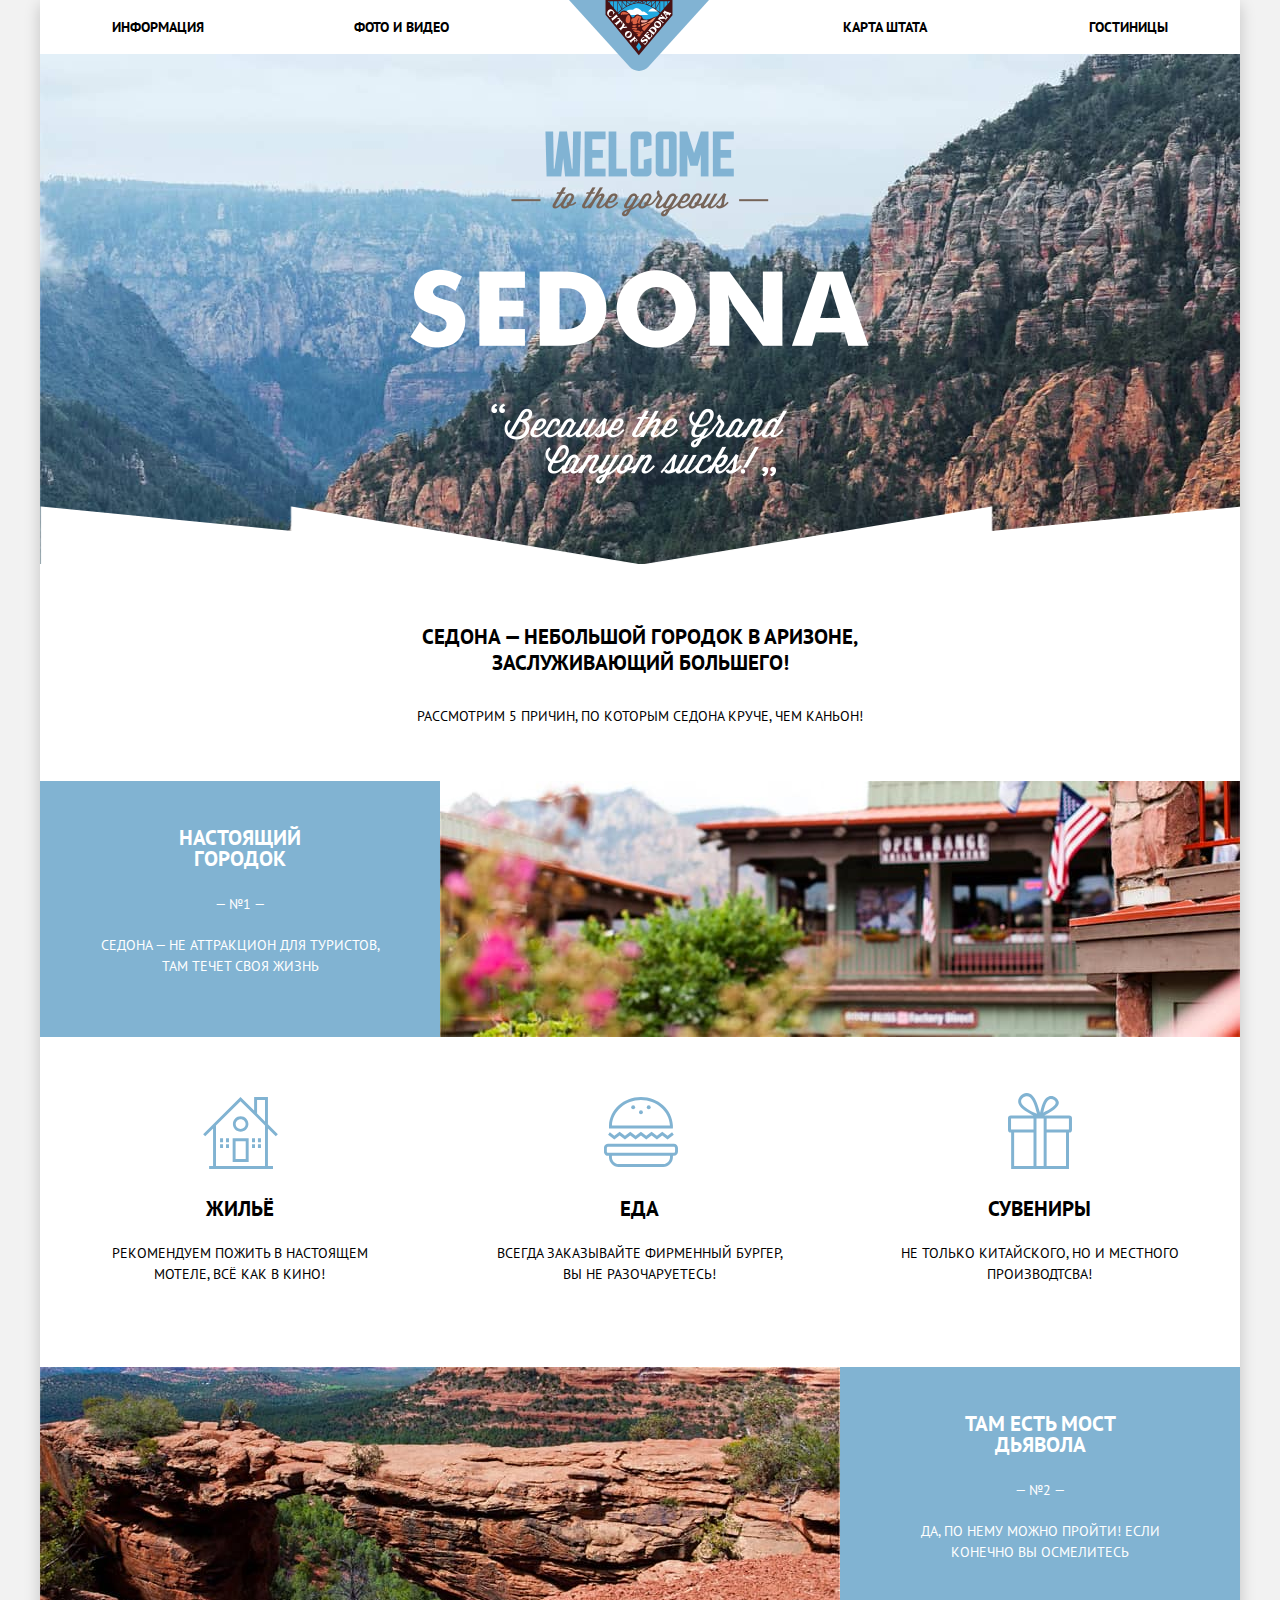
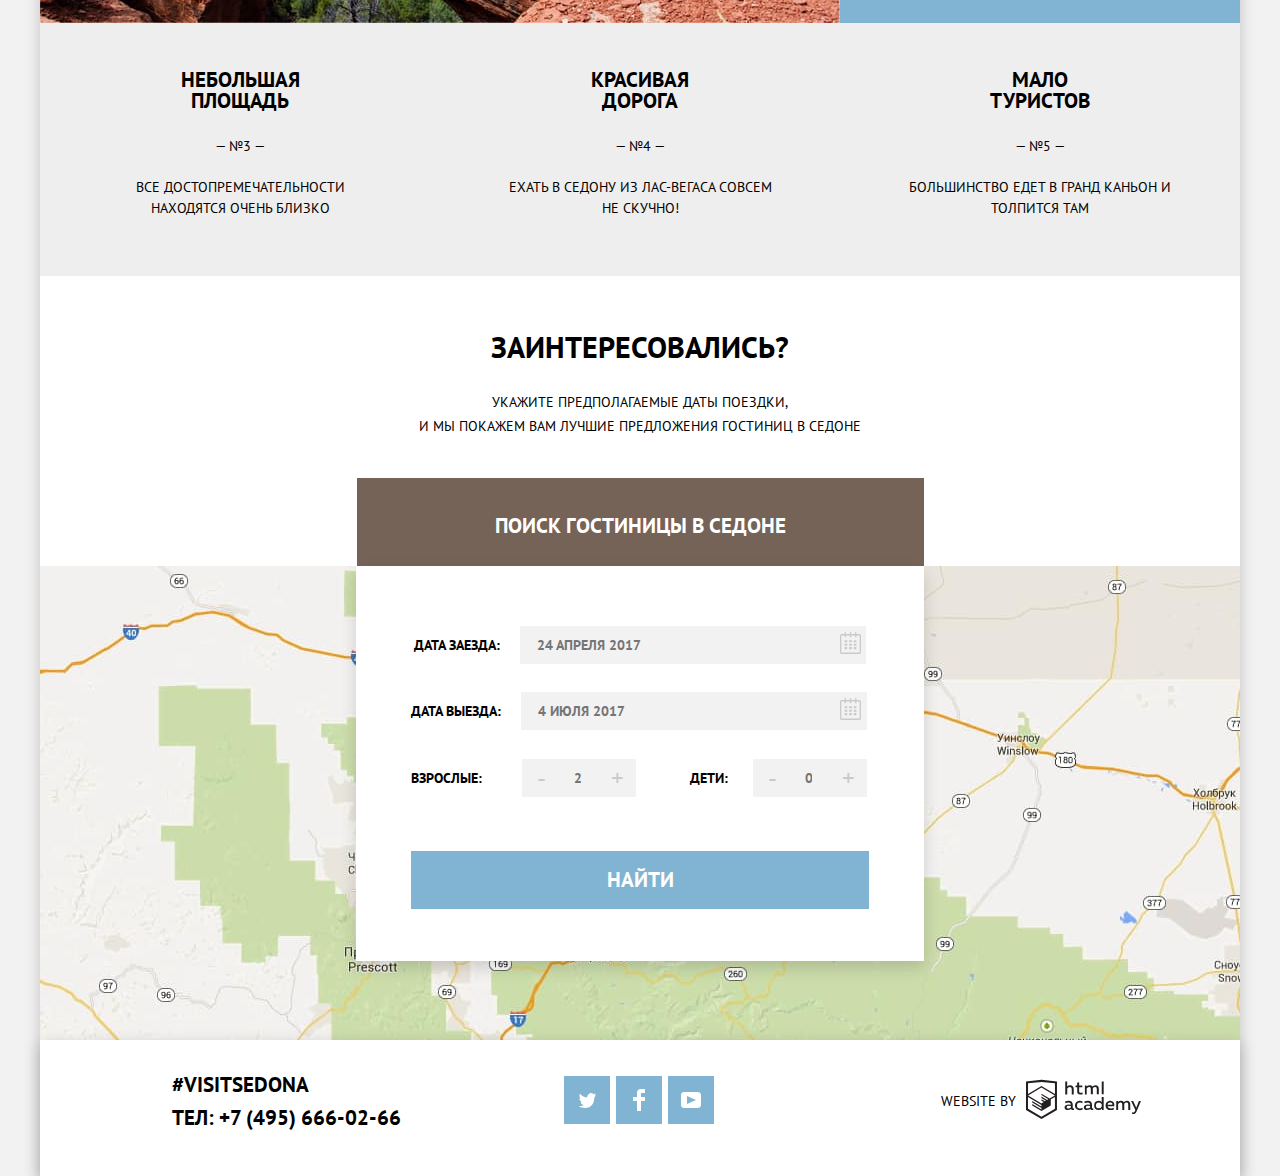
<file: index.html>
<!DOCTYPE html>
<html lang="ru">
  <head>
    <meta charset="utf-8">
    <title>Седона</title>
    <link href="css/normalize.css" rel="stylesheet">
    <link href="https://fonts.googleapis.com/css?family=PT+Sans:400,700&display=swap&subset=cyrillic" rel="stylesheet">
    <link href="css/style.css" rel="stylesheet">    
  </head>
  <body>    
    <div class="page-wrapper">
      <header class="background-main">       
        <nav class="navigation">
          <div class="sedona-logo"> 
            <a href="index.html"> 
              <img src="img/logo-sedona.svg" width="140" height="71" alt="Логотип Седона">
            </a>
          </div>     
          <ul>
            <li class="navigation-item"><a href="info.html">Информация</a></li>
            <li class="navigation-item"><a href="media.html">Фото и видео</a></li>            
            <li class="navigation-item"><a href="map.html">Карта штата</a></li>
            <li class="navigation-item"><a href="hotels.html">Гостиницы</a></li>
          </ul>        
        </nav>   
      
        <div class="welcome-picture"></div>

        <div class="intro-mask"></div>

        <div class="intro-section">
          <p>
            Седона — небольшой городок в Аризоне, заслуживающий большего!
          </p>        
          <span>Рассмотрим 5 причин, по которым Седона круче, чем Каньон!</span>
        </div>        
      </header>

      <main>
        <h1 class="visually-hidden">Сервис для поиска жилья в Седоне</h1>            
        <section class="features">        
          <ul class="features-list">
            <li class="feature-with-image">
              <div class="feature-item">
                <h2>Настоящий городок</h2>       
                <p>— №1 —</p>       
                <p>Седона — не аттракцион для туристов, там течет своя жизнь</p>
              </div>
              <div>
                <img src="img/main-hotel.jpg" width="800" height="256" alt="Изображение отеля">
              </div>
            </li>
            <li class="icons-group">      
              <h3 class="visually-hidden">Преимущества</h3>            
                <div class="icons-item">
                  <div class="house-pict">  
                    <img src="img/house-icon.svg" width="75" height="72" alt="Иконка домика">
                  </div>
                  <div class="icons-description">  
                    <h2>Жильё</h2>                
                    <p>Рекомендуем пожить в настоящем мотеле, всё как в кино!</p>
                  </div>
                </div>
                <div class="icons-item">
                  <div class="burger-pict">
                    <img src="img/burger-icon.svg" width="74" height="70" alt="Иконка бургера">
                  </div>
                  <div class="icons-description">
                    <h2>Еда</h2>
                    <p>Всегда заказывайте фирменный бургер, вы не разочаруетесь!</p>
                  </div>
                </div>
                <div class="icons-item">
                  <div class="souvenir-pict">
                    <img src="img/souvenir-icon.svg" width="64" height="76" alt="Иконка сувенира">
                  </div>
                  <div class="icons-description">
                    <h2>Сувениры</h2>
                    <p>Не только китайского, но и местного производтсва!</p>
                  </div>
                </div>
            </li>  
            <li class="feature-with-image">
              <div>
                <img src="img/mountain-main.jpg" width="800" height="256" alt="Мост Дьявола">
              </div>
              <div class="feature-item">
                <h3>Там есть мост Дьявола</h3>     
                <p>— №2  —</p>         
                <p>Да, по нему можно пройти! Если конечно вы осмелитесь</p>
              </div>
            </li>          
            <li class="feature-item grey-bg">            
              <h2>Небольшая площадь</h2>
              <p>— №3 —</p>
              <p>Все Достопремечательности находятся очень близко</p>            
            </li>
            <li class="feature-item grey-bg">
              <h2>Красивая дорога</h2>
              <p>— №4 —</p>
              <p>Ехать в Седону из Лас-Вегаса совсем не скучно!</p>
            </li>
            <li class="feature-item grey-bg">
              <h2>Мало туристов</h2>
              <p>— №5 —</p>
              <p>Большинство едет в Гранд Каньон и толпится там</p>
            </li>           
          </ul>
       </section>

       <div class="offer">
         <h2>Заинтересовались?</h2>
         <p>Укажите предполагаемые даты поездки,<br>и мы покажем вам лучшие предложения гостиниц в Седоне</p>  
          <button type="button" class="hotels-search-button"><span>Поиск гостиницы в Седоне</span></button>
       </div>     

       <div class="modal-hide modal-show">
          <form action="https://echo.htmlacademy.ru" method="post" class="modal-search-form">
            <p class="date-in-section">
              <label for="date-in">
                Дата Заезда:          
              </label>        
              <input type="text" name="date-in" id="date-in" placeholder=" 24 апреля 2017">
              <button type="button" class="calendar">
                <svg xmlns="http://www.w3.org/2000/svg" width="21" height="22" viewBox="0 0 21 22" fill="#cacaca">
                  <path d="M19.251 2.025h-2.845V.648c0-.381-.294-.689-.656-.689-.363 0-.656.308-.656.689v1.377h-3.938V.648c0-.381-.294-.689-.655-.689-.363 0-.657.308-.657.689v1.377H5.906V.648c0-.381-.294-.689-.656-.689-.363 0-.657.308-.657.689v1.377H1.75C.784 2.025 0 2.847 0 3.862v16.302C0 21.179.784 22 1.75 22h17.501c.966 0 1.749-.821 1.749-1.836V3.862c0-1.015-.783-1.837-1.749-1.837zm.437 18.139a.448.448 0 0 1-.437.459H1.75a.45.45 0 0 1-.438-.459V3.862a.45.45 0 0 1 .438-.459h2.844v1.378c0 .381.294.689.657.689.362 0 .656-.308.656-.689V3.403h3.938v1.378c0 .381.294.689.657.689.361 0 .655-.308.655-.689V3.403h3.938v1.378c0 .381.293.689.656.689.362 0 .656-.308.656-.689V3.403h2.845c.241 0 .437.206.437.459v16.302z"/>
                  <path d="M4.594 8.225h2.625v2.066H4.594zM4.594 11.668h2.625v2.067H4.594zM4.594 15.112h2.625v2.066H4.594zM9.188 15.112h2.625v2.066H9.188zM9.188 11.668h2.625v2.067H9.188zM9.188 8.225h2.625v2.066H9.188zM13.781 15.112h2.625v2.066h-2.625zM13.781 11.668h2.625v2.067h-2.625zM13.781 8.225h2.625v2.066h-2.625z"/>
                </svg>
              </button>                   
           </p>    
           <p class="date-out-section">
              <label for="date-out">
               Дата Выезда:  
              </label>           
              <input type="text" name="date-out" id="date-out" placeholder=" 4 июля 2017">
              <button type="button" class="calendar">
                <svg xmlns="http://www.w3.org/2000/svg" width="21" height="22" viewBox="0 0 21 22" fill="#cacaca">
                  <path d="M19.251 2.025h-2.845V.648c0-.381-.294-.689-.656-.689-.363 0-.656.308-.656.689v1.377h-3.938V.648c0-.381-.294-.689-.655-.689-.363 0-.657.308-.657.689v1.377H5.906V.648c0-.381-.294-.689-.656-.689-.363 0-.657.308-.657.689v1.377H1.75C.784 2.025 0 2.847 0 3.862v16.302C0 21.179.784 22 1.75 22h17.501c.966 0 1.749-.821 1.749-1.836V3.862c0-1.015-.783-1.837-1.749-1.837zm.437 18.139a.448.448 0 0 1-.437.459H1.75a.45.45 0 0 1-.438-.459V3.862a.45.45 0 0 1 .438-.459h2.844v1.378c0 .381.294.689.657.689.362 0 .656-.308.656-.689V3.403h3.938v1.378c0 .381.294.689.657.689.361 0 .655-.308.655-.689V3.403h3.938v1.378c0 .381.293.689.656.689.362 0 .656-.308.656-.689V3.403h2.845c.241 0 .437.206.437.459v16.302z"/>
                  <path d="M4.594 8.225h2.625v2.066H4.594zM4.594 11.668h2.625v2.067H4.594zM4.594 15.112h2.625v2.066H4.594zM9.188 15.112h2.625v2.066H9.188zM9.188 11.668h2.625v2.067H9.188zM9.188 8.225h2.625v2.066H9.188zM13.781 15.112h2.625v2.066h-2.625zM13.781 11.668h2.625v2.067h-2.625zM13.781 8.225h2.625v2.066h-2.625z"/>
                </svg>
              </button>            
            </p>                
            <p class="adults">           
              <label for="amount-of-adults">
                Взрослые:  
              </label>    
              <button type="button" class="minus-button">-</button>
                <input type="number" name="amount-of-adults" id="amount-of-adults" min="0" max="99" step="1" placeholder=" 2">           
              <button type="button" class="plus-button">+</button>   
            </p>            
            <p class="children"> 
                <label for="amount-of-children">
                  Дети:
                </label>
              <button type="button" class="minus-button">-</button>
                <input type="number" name="amount-of-children" id="amount-of-children" min="0" max="99" step="1" placeholder=" 0">  
              <button type="button" class="plus-button">+</button>
            </p>                
            <button type="submit" class="find-hotels-button" value="Найти"><span>Найти</span></button>        
          </form>          
        </div>

        <div class="map">
          <div class="map-picture">
            <img src="img/map.jpg" width="1200" height="594" alt="Карта">
          </div>
          <iframe class="map-link" src="https://www.google.com/maps/embed?pb=!1m18!1m12!1m3!1d52385.180505977!2d-111.83015800001773!3d34.85437338103148!2m3!1f0!2f0!3f0!3m2!1i1024!2i768!4f13.1!3m3!1m2!1s0x872da132f942b00d%3A0x5548c523fa6c8efd!2z0KHQtdC00L7QvdCwLCDQkNGA0LjQt9C-0L3QsCA4NjMzNiwg0KHQqNCQ!5e0!3m2!1sru!2sru!4v1582623335143!5m2!1sru!2sru" width="1200" height="593" style="border:0;" allowfullscreen=""></iframe>
        </div>
      </main>

      <footer class="footer-wrapper footer-main">     
        <div class="footer-contacts"> 
          <p>#VISITSEDONA</p>
          <a href="tel:+74956660266">Тел: +7 (495) 666-02-66</a>
        </div>          
        <ul class="footer-social">
          <li>
            <a class="social-button" href="#"><span class="visually-hidden">Twitter</span>
              <svg xmlns="http://www.w3.org/2000/svg" xmlns:xlink="http://www.w3.org/1999/xlink" width="17" height="15" viewBox="0 0 17 15"><path fill="#FFF" d="M10.95.144c1.685-.496 2.984.27 3.577 1.179.673-.231 1.331-.481 2.011-.708a2.345 2.345 0 0 1-.857 1.768c.685.17 1.304-.491 1.304-.491-.169 1-1.006 1.788-1.563 2.024-.231 6.75-3.175 11.217-10.077 11.082h-.446c-.41 0-4.164-.46-4.898-1.887 2.271.196 3.893-.422 4.693-1.177-.96-.3-2.679-.477-2.979-2.95.349.106.564.228 1.19.119C1.705 8.247.374 7.53.448 5.33c.285.328 1.067.536 1.34.472C1.085 5.561-.182 2.442.894.85c1.818 1.854 3.735 3.606 7.152 3.773C8.254 2.33 9.183.793 10.95.144z"/></svg>
            </a>
          </li>
          <li>
            <a class="social-button" href="#"><span class="visually-hidden">Facebook</span>
              <svg xmlns="http://www.w3.org/2000/svg" width="12" height="22" viewBox="0 0 12 22"><path fill="#FFF" d="M12 4V0H8a4 4 0 0 0-4 4v4H0v4h4v10h4V12h4V8H8V4h4z"/></svg>
            </a>
          </li>
          <li>
            <a class="social-button" href="#"><span class="visually-hidden">Youtube</span>
            <svg xmlns="http://www.w3.org/2000/svg" xmlns:xlink="http://www.w3.org/1999/xlink" width="20" height="16" viewBox="0 0 20 16"><path fill="#FFF" d="M17 0H3C1.35 0 0 1.35 0 3v10c0 1.65 1.35 3 3 3h14c1.65 0 3-1.35 3-3V3c0-1.65-1.35-3-3-3zM6.027 11.998V4.002L15.014 8l-8.987 3.998z"/></svg>
            </a>
          </li>
        </ul>   
        <div class="footer-devs">
          <p>Website by</p>
            <a href="https://htmlacademy.ru/intensive/htmlcss">    
              <svg id="Layer_1" data-name="Layer 1" xmlns="http://www.w3.org/2000/svg" width="115" height="41" viewBox="0 0 108.08 36.85"><title>logo-htmlacademy-small1</title><path d="M44.61,26.88a2,2,0,0,0,.55-0.1v1.33a3.25,3.25,0,0,1-1.18.21,1.67,1.67,0,0,1-1.67-1,4.84,4.84,0,0,1-3.14,1.08c-1.51,0-2.91-.83-2.91-2.55,0-2.13,2-2.79,3.71-2.79a11.08,11.08,0,0,1,2.17.25v-0.3c0-1-.76-1.77-2.19-1.77a7.42,7.42,0,0,0-3,.64v-1.7a10.21,10.21,0,0,1,3.19-.55c2.36,0,3.81,1.12,3.81,3.65v3a0.54,0.54,0,0,0,.49.59h0.17Zm-6.44-1.13A1.35,1.35,0,0,0,39.63,27h0.11a3.39,3.39,0,0,0,2.41-1V24.58a9.72,9.72,0,0,0-1.81-.21c-1,0-2.16.33-2.16,1.38h0Zm12.36-6.11a5,5,0,0,1,2.57.64V22a4.08,4.08,0,0,0-2.3-.7,2.75,2.75,0,1,0,0,5.49,5,5,0,0,0,2.43-.64v1.71a6.27,6.27,0,0,1-2.76.57A4.21,4.21,0,0,1,46,24.51q0-.21,0-0.41a4.32,4.32,0,0,1,4.18-4.46h0.38Zm12.17,7.24a2,2,0,0,0,.55-0.1v1.33a3.25,3.25,0,0,1-1.18.21,1.67,1.67,0,0,1-1.67-1,4.84,4.84,0,0,1-3.14,1.08c-1.51,0-2.91-.83-2.91-2.55,0-2.13,2-2.79,3.71-2.79a11.08,11.08,0,0,1,2.17.25v-0.3c0-1-.76-1.77-2.19-1.77a7.42,7.42,0,0,0-3,.64v-1.7a10.21,10.21,0,0,1,3.19-.55c2.36,0,3.81,1.12,3.81,3.65v3a0.54,0.54,0,0,0,.49.59h0.17Zm-6.44-1.13A1.35,1.35,0,0,0,57.73,27h0.11a3.39,3.39,0,0,0,2.41-1V24.58a9.72,9.72,0,0,0-1.81-.21c-1.06,0-2.16.33-2.16,1.38h0ZM73,16V28.2H71.35V26.88a3.88,3.88,0,0,1-3.19,1.54,4.4,4.4,0,0,1,0-8.78,3.81,3.81,0,0,1,3,1.3V16H73Zm-4.53,5.22a2.76,2.76,0,1,0,0,5.52A2.86,2.86,0,0,0,71.15,25V23A2.91,2.91,0,0,0,68.49,21.27ZM79,19.64c3.31,0,4.46,2.68,3.92,5.09H76.7c0.21,1.5,1.67,2.11,3.19,2.11a6.11,6.11,0,0,0,2.64-.59v1.6a7.14,7.14,0,0,1-3,.57C77,28.42,74.78,27,74.78,24a4.18,4.18,0,0,1,4-4.39H79Zm0.09,1.54a2.28,2.28,0,0,0-2.44,2.1v0.06H81.3A2,2,0,0,0,79.13,21.18Zm5.73,7V19.87h1.65v1a3.81,3.81,0,0,1,2.78-1.27A2.86,2.86,0,0,1,91.89,21a4.12,4.12,0,0,1,2.91-1.33A3.06,3.06,0,0,1,98,23V28.2h-1.9V23.05a1.59,1.59,0,0,0-1.42-1.75H94.42a2.8,2.8,0,0,0-2.07,1.12V28.2h-1.9V23.05A1.59,1.59,0,0,0,89,21.31H88.8a3,3,0,0,0-2.21,1.29v5.63H84.86Zm21.31-8.33h1.9l-3.91,9.46c-0.9,2.17-2.09,2.86-3.35,2.86a4.76,4.76,0,0,1-1.1-.14V30.46a2.86,2.86,0,0,0,.85.12c0.9,0,1.58-.64,2.07-1.9l0.17-.42-4-8.4h2l2.86,6.29ZM38.73,1.46V6.22a3.81,3.81,0,0,1,2.7-1.14,3.25,3.25,0,0,1,3.44,3.4v5.15H43V8.72a1.81,1.81,0,0,0-1.61-2h-0.3a2.93,2.93,0,0,0-2.32,1.39v5.52h-1.9V1.46h1.9ZM49.94,2.31v3h3V6.91h-3v3.81c0,1.1.5,1.46,1.58,1.46a4.49,4.49,0,0,0,1.69-.33v1.6A6.8,6.8,0,0,1,51,13.8a2.55,2.55,0,0,1-2.86-2.74V6.89H46.58V5.26h1.5V2.74Zm5.4,11.31V5.28H57v1A3.81,3.81,0,0,1,59.77,5a2.86,2.86,0,0,1,2.6,1.33A4.12,4.12,0,0,1,65.28,5,3.06,3.06,0,0,1,68.44,8.4v5.21h-1.9V8.46a1.59,1.59,0,0,0-1.42-1.75H64.89a2.8,2.8,0,0,0-2.07,1.12v5.78h-1.9V8.46A1.59,1.59,0,0,0,59.5,6.71H59.27A3,3,0,0,0,57.06,8v5.63H55.34ZM71.17,1.45H73V13.6H71.17V1.45ZM14.71,0H14.55L0,1.54V28.21l14.55,8.66,14.55-8.66V1.54Zm12.5,27.1L14.55,34.64,1.9,27.12V16.18l12.59,7.5V25L5.86,19.9v1.31l8.68,5.21v1.39L5.87,22.65V24l8.68,5.21,8.75-5.24V18.31L27.2,16V27.12Zm0-12.53-3.48,2-1.6,1L14.51,13v1.31L21,18.23H21l-0.14.09-1,.54-5.37-3.2V17l4.24,2.52-1,.67-3.2-1.9v1.31l2.1,1.24L14.5,22.1,2,14.65,14.51,7.11Zm0-1.32L14.49,5.76,1.91,13.25v-10L14.56,1.92,27.21,3.25v10h0Z" transform="translate(0 -0.02)" fill="#231f20"/></svg>
            </a>         
        </div>
      </footer>            
   </div>

    <script src="js/hotels-search.js"></script>
  </body>
</html>
</file>
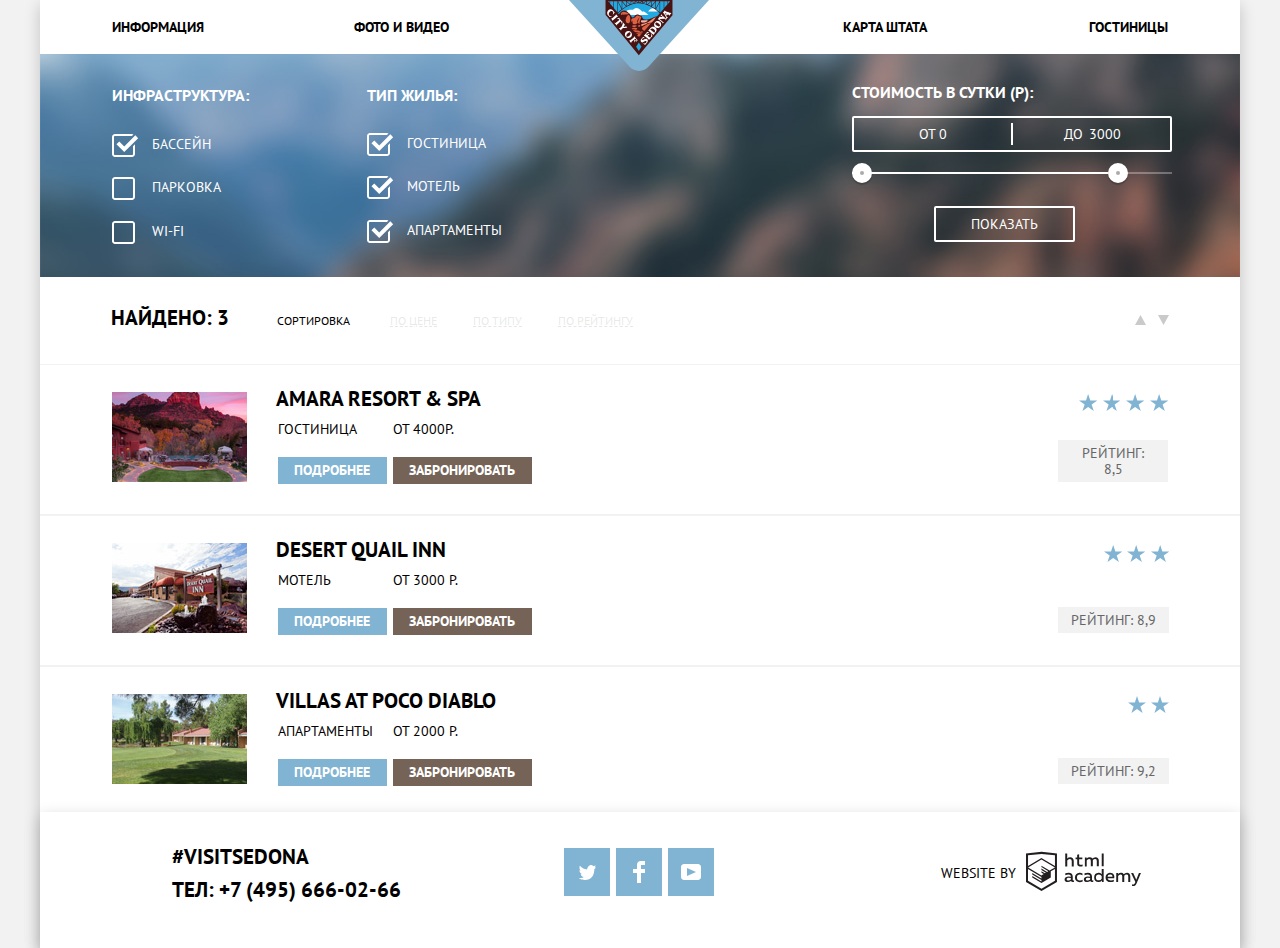
<file: hotels.html>
<!DOCTYPE html>
<html lang="ru">
  <head>
    <meta charset="utf-8">
    <title>Седона</title>
    <link href="css/normalize.css" rel="stylesheet">
    <link href="https://fonts.googleapis.com/css?family=PT+Sans:400,700&display=swap&subset=cyrillic" rel="stylesheet">
    <link href="css/style.css" rel="stylesheet">
  </head>
  <body>    
    <div class="page-wrapper">
      <header class="background-filter">            
        <nav class="navigation">
          <div class="sedona-logo"> 
            <a href="index.html"> 
              <img src="img/logo-sedona.svg" width="140" height="71" alt="Логотип Седона">
            </a>
          </div>     
          <ul>
            <li class="navigation-item"><a href="info.html">Информация</a></li>
            <li class="navigation-item"><a href="media.html">Фото и видео</a></li>            
            <li class="navigation-item"><a href="map.html">Карта штата</a></li>
            <li class="navigation-item"><a class="current-page" href="hotels.html">Гостиницы</a></li>
          </ul>        
        </nav>   

        <h1 class="visually-hidden">Фильтр отелей в городе Седона</h1>      

        <form action="https://echo.htmlacademy.ru" method="get" class="form-hotels">
          <fieldset class="infrastructure-filter">           
            <legend>Инфраструктура:</legend>
            <ul>
              <li>   
                 <input class="visually-hidden" type="checkbox" name="pool" id="pool" checked>
                 <span></span>
                 <label for="pool">Бассейн</label>
              </li>
              <li>
                <input type="checkbox" id="parking" name="parking" class="visually-hidden">
                <span></span>
                <label for="parking">Парковка</label>
              </li>
              <li>
                <input type="checkbox" id="wifi" name="wifi" class="visually-hidden">
                <span></span>
                <label for="wifi">Wi-FI</label>
              </li>
            </ul>            
          </fieldset>    
          <fieldset class="category-filter">
            <legend>Тип Жилья:</legend>
              <ul>
                <li>       
                  <input class="visually-hidden" id="hotel" type="checkbox" name="hotel" checked>
                  <span></span>
                  <label for="hotel">Гостиница</label>
                </li>
                <li>   
                  <input class="visually-hidden" type="checkbox" id="motel" name="motel" checked>
                  <span></span>
                  <label for="motel">Мотель</label>
                </li>
                <li>     
                  <input class="visually-hidden" type="checkbox" id="apartments" name="apartments" checked>
                  <span></span>
                  <label for="apartments">Апартаменты</label>
                </li>
             </ul>
          </fieldset>       
          <div class="filter-range">
            <div class="filter-range-title">Стоимость в сутки (р):</div>
            <div class="price-controls">
              <label class="min-price">от <input type="number" name="min-price" value="0"></label>
              <label class="max-price">до <input type="number" name="max-price" value="3000"></label>
            </div>
            <div class="range-controls">
              <div class="scale">
                <div class="bar"></div>
              </div>
              <div class="range-toggle range-toggle-min"></div>
              <div class="range-toggle range-toggle-max"></div>
            </div>
            <button class="btn-transparent" type="submit">Показать</button>
          </div>
        </form>        
     </header>           

      <main>      
        <div class="results-of-search">
          <h2 class="visually-hidden">Критерии поиска</h2>
          <h2>Найдено:<span>3</span></h2>
          <span>Сортировка</span>
          <ul class="filter-types">
            <li class="filter-item">             
              <a  href="#">По цене</a>            
            </li>
            <li class="filter-item">            
              <a href="#">По типу</a>            
            </li>
            <li class="filter-item">            
              <a href="#">По рейтингу</a>            
            </li>
          </ul>       
          <div class="search-buttons">
            <button type="button" class="filter-button-up">
              <svg xmlns="http://www.w3.org/2000/svg" width="11" height="10" viewBox="0 0 11 10"><path fill="#231F20" d="M5.5 0L0 10h11z"/></svg>
            </button>
            <button type="button" class="filter-button-down">  
              <svg xmlns="http://www.w3.org/2000/svg" width="11" height="10" viewBox="0 0 11 10"><path fill="#231F20" d="M5.5 10L0 0h11"/></svg>
            </button>
          </div>
        </div>

        <section class="hotels-container">
          <h2 class="visually-hidden">Подходящие варианты</h2>
          <article class="accomodation-item">   
            <div class="accomodation-picture"> 
              <img src="img/article-hotel.jpg" width="135" height="90" alt="Изображение отеля">
            </div>
            <div class="accomodation-item-info">
              <h2>AMARA RESORT & SPA</h2>                
              <div class="accomodation-description">
                <div class="accomodation-type">
                  <p>Гостиница</p>
                  <a class="details-button" href="#">Подробнее</a>
                </div>
                <div class="price">
                  <p>от 4000р.</p>
                  <a class="book-button" href="#">Забронировать</a>   
                </div>
              </div>
            </div>
            <div class="accomodation-value">
              <div class="stars four"></div>         
              <span class="rating">Рейтинг: 8,5</span>         
            </div>
          </article>

          <article class="accomodation-item">
            <div class="accomodation-picture">
              <img src="img/article-motel.jpg" width="135" height="90" alt="Изображение отеля">
            </div>
            <div class="accomodation-item-info">
              <h2>DESERT QUAIL INN</h2>                
              <div class="accomodation-description">
                <div class="accomodation-type">
                   <p>Мотель</p>
                  <a class="details-button" href="#">Подробнее</a>
                </div> 
                <div class="price">
                  <p>От 3000 Р.</p>
                  <a class="book-button" href="#">Забронировать</a>   
                </div>
              </div>
            </div>            
            <div class="accomodation-value">           
              <div class="stars three"></div>
              <span class="rating">Рейтинг: 8,9</span>    
            </div>          
          </article>       

          <article class="accomodation-item">
            <div class="accomodation-picture">
              <img src="img/article-apartments.jpg" width="135" height="90" alt="Изображение отеля">
            </div>
            <div class="accomodation-item-info">
              <h2>VILLAS AT POCO DIABLO</h2>                   
              <div class="accomodation-description">
                <div class="accomodation-type">
                  <p>Апартаменты</p>
                  <a class="details-button" href="#">Подробнее</a>
                </div>
                <div class="price">
                  <p>От 2000 Р.</p>
                  <a class="book-button" href="#">Забронировать</a>   
                </div>
             </div>
            </div>      
            <div class="accomodation-value">
              <div class="stars two"></div>          
              <span class="rating">Рейтинг: 9,2</span>
            </div>                                         
          </article>       
        </section>
      </main>  
  
      <footer class="footer-main">     
        <div class="footer-contacts"> 
          <p>#VISITSEDONA</p>
          <a href="tel:+74956660266">Тел: +7 (495) 666-02-66</a>
        </div>   
        <ul class="footer-social">
          <li>
            <a class="social-button" href="#"><span class="visually-hidden">Twitter</span>
              <svg xmlns="http://www.w3.org/2000/svg" xmlns:xlink="http://www.w3.org/1999/xlink" width="17" height="15" viewBox="0 0 17 15"><path fill="#FFF" d="M10.95.144c1.685-.496 2.984.27 3.577 1.179.673-.231 1.331-.481 2.011-.708a2.345 2.345 0 0 1-.857 1.768c.685.17 1.304-.491 1.304-.491-.169 1-1.006 1.788-1.563 2.024-.231 6.75-3.175 11.217-10.077 11.082h-.446c-.41 0-4.164-.46-4.898-1.887 2.271.196 3.893-.422 4.693-1.177-.96-.3-2.679-.477-2.979-2.95.349.106.564.228 1.19.119C1.705 8.247.374 7.53.448 5.33c.285.328 1.067.536 1.34.472C1.085 5.561-.182 2.442.894.85c1.818 1.854 3.735 3.606 7.152 3.773C8.254 2.33 9.183.793 10.95.144z"/></svg>
            </a>
          </li>
          <li>
            <a class="social-button" href="#"><span class="visually-hidden">Facebook</span>
              <svg xmlns="http://www.w3.org/2000/svg" width="12" height="22" viewBox="0 0 12 22"><path fill="#FFF" d="M12 4V0H8a4 4 0 0 0-4 4v4H0v4h4v10h4V12h4V8H8V4h4z"/></svg>
            </a>
          </li>
          <li>
            <a class="social-button" href="#"><span class="visually-hidden">Youtube</span>
              <svg xmlns="http://www.w3.org/2000/svg" xmlns:xlink="http://www.w3.org/1999/xlink" width="20" height="16" viewBox="0 0 20 16"><path fill="#FFF" d="M17 0H3C1.35 0 0 1.35 0 3v10c0 1.65 1.35 3 3 3h14c1.65 0 3-1.35 3-3V3c0-1.65-1.35-3-3-3zM6.027 11.998V4.002L15.014 8l-8.987 3.998z"/></svg>
            </a>
          </li>
        </ul>   
        <div class="footer-devs">
          <p>Website by</p>
          <a href="https://htmlacademy.ru/intensive/htmlcss">    
            <svg id="Layer_1" data-name="Layer 1" xmlns="http://www.w3.org/2000/svg" width="115" height="41" viewBox="0 0 108.08 36.85"><title>logo-htmlacademy-small1</title><path d="M44.61,26.88a2,2,0,0,0,.55-0.1v1.33a3.25,3.25,0,0,1-1.18.21,1.67,1.67,0,0,1-1.67-1,4.84,4.84,0,0,1-3.14,1.08c-1.51,0-2.91-.83-2.91-2.55,0-2.13,2-2.79,3.71-2.79a11.08,11.08,0,0,1,2.17.25v-0.3c0-1-.76-1.77-2.19-1.77a7.42,7.42,0,0,0-3,.64v-1.7a10.21,10.21,0,0,1,3.19-.55c2.36,0,3.81,1.12,3.81,3.65v3a0.54,0.54,0,0,0,.49.59h0.17Zm-6.44-1.13A1.35,1.35,0,0,0,39.63,27h0.11a3.39,3.39,0,0,0,2.41-1V24.58a9.72,9.72,0,0,0-1.81-.21c-1,0-2.16.33-2.16,1.38h0Zm12.36-6.11a5,5,0,0,1,2.57.64V22a4.08,4.08,0,0,0-2.3-.7,2.75,2.75,0,1,0,0,5.49,5,5,0,0,0,2.43-.64v1.71a6.27,6.27,0,0,1-2.76.57A4.21,4.21,0,0,1,46,24.51q0-.21,0-0.41a4.32,4.32,0,0,1,4.18-4.46h0.38Zm12.17,7.24a2,2,0,0,0,.55-0.1v1.33a3.25,3.25,0,0,1-1.18.21,1.67,1.67,0,0,1-1.67-1,4.84,4.84,0,0,1-3.14,1.08c-1.51,0-2.91-.83-2.91-2.55,0-2.13,2-2.79,3.71-2.79a11.08,11.08,0,0,1,2.17.25v-0.3c0-1-.76-1.77-2.19-1.77a7.42,7.42,0,0,0-3,.64v-1.7a10.21,10.21,0,0,1,3.19-.55c2.36,0,3.81,1.12,3.81,3.65v3a0.54,0.54,0,0,0,.49.59h0.17Zm-6.44-1.13A1.35,1.35,0,0,0,57.73,27h0.11a3.39,3.39,0,0,0,2.41-1V24.58a9.72,9.72,0,0,0-1.81-.21c-1.06,0-2.16.33-2.16,1.38h0ZM73,16V28.2H71.35V26.88a3.88,3.88,0,0,1-3.19,1.54,4.4,4.4,0,0,1,0-8.78,3.81,3.81,0,0,1,3,1.3V16H73Zm-4.53,5.22a2.76,2.76,0,1,0,0,5.52A2.86,2.86,0,0,0,71.15,25V23A2.91,2.91,0,0,0,68.49,21.27ZM79,19.64c3.31,0,4.46,2.68,3.92,5.09H76.7c0.21,1.5,1.67,2.11,3.19,2.11a6.11,6.11,0,0,0,2.64-.59v1.6a7.14,7.14,0,0,1-3,.57C77,28.42,74.78,27,74.78,24a4.18,4.18,0,0,1,4-4.39H79Zm0.09,1.54a2.28,2.28,0,0,0-2.44,2.1v0.06H81.3A2,2,0,0,0,79.13,21.18Zm5.73,7V19.87h1.65v1a3.81,3.81,0,0,1,2.78-1.27A2.86,2.86,0,0,1,91.89,21a4.12,4.12,0,0,1,2.91-1.33A3.06,3.06,0,0,1,98,23V28.2h-1.9V23.05a1.59,1.59,0,0,0-1.42-1.75H94.42a2.8,2.8,0,0,0-2.07,1.12V28.2h-1.9V23.05A1.59,1.59,0,0,0,89,21.31H88.8a3,3,0,0,0-2.21,1.29v5.63H84.86Zm21.31-8.33h1.9l-3.91,9.46c-0.9,2.17-2.09,2.86-3.35,2.86a4.76,4.76,0,0,1-1.1-.14V30.46a2.86,2.86,0,0,0,.85.12c0.9,0,1.58-.64,2.07-1.9l0.17-.42-4-8.4h2l2.86,6.29ZM38.73,1.46V6.22a3.81,3.81,0,0,1,2.7-1.14,3.25,3.25,0,0,1,3.44,3.4v5.15H43V8.72a1.81,1.81,0,0,0-1.61-2h-0.3a2.93,2.93,0,0,0-2.32,1.39v5.52h-1.9V1.46h1.9ZM49.94,2.31v3h3V6.91h-3v3.81c0,1.1.5,1.46,1.58,1.46a4.49,4.49,0,0,0,1.69-.33v1.6A6.8,6.8,0,0,1,51,13.8a2.55,2.55,0,0,1-2.86-2.74V6.89H46.58V5.26h1.5V2.74Zm5.4,11.31V5.28H57v1A3.81,3.81,0,0,1,59.77,5a2.86,2.86,0,0,1,2.6,1.33A4.12,4.12,0,0,1,65.28,5,3.06,3.06,0,0,1,68.44,8.4v5.21h-1.9V8.46a1.59,1.59,0,0,0-1.42-1.75H64.89a2.8,2.8,0,0,0-2.07,1.12v5.78h-1.9V8.46A1.59,1.59,0,0,0,59.5,6.71H59.27A3,3,0,0,0,57.06,8v5.63H55.34ZM71.17,1.45H73V13.6H71.17V1.45ZM14.71,0H14.55L0,1.54V28.21l14.55,8.66,14.55-8.66V1.54Zm12.5,27.1L14.55,34.64,1.9,27.12V16.18l12.59,7.5V25L5.86,19.9v1.31l8.68,5.21v1.39L5.87,22.65V24l8.68,5.21,8.75-5.24V18.31L27.2,16V27.12Zm0-12.53-3.48,2-1.6,1L14.51,13v1.31L21,18.23H21l-0.14.09-1,.54-5.37-3.2V17l4.24,2.52-1,.67-3.2-1.9v1.31l2.1,1.24L14.5,22.1,2,14.65,14.51,7.11Zm0-1.32L14.49,5.76,1.91,13.25v-10L14.56,1.92,27.21,3.25v10h0Z" transform="translate(0 -0.02)" fill="#231f20"/></svg>
          </a>         
        </div>
      </footer>         
    </div>
  </body>
</html>
</file>
<file: css/style.css>
body{margin:0;padding:0;font-family:"PT Sans",Arial,sans-serif;text-transform:uppercase;background-color:#f2f2f2}a{text-decoration:none;color:#000}.features ul,.footer-social,.form-hotels ul,.navigation ul,.results-of-search ul{list-style:none}.background-main{background-color:grey;background-image:url(../img/background-main.jpg);background-position:0 -27px}.visually-hidden{position:absolute;overflow:hidden;clip:rect(0 0 0 0);width:1px;height:1px;margin:-1px;padding:0;border:0}.page-wrapper{width:1200px;margin:0 auto;background-color:#fff;box-shadow:0 5px 15px 0 rgba(0,1,1,.2)}.navigation{font-size:14px;line-height:26px;color:#000;font-weight:700;background-color:#fff}.navigation ul{display:flex;margin:0;padding:0 72px;font-size:14px;line-height:26px;color:#000;font-weight:700}.navigation-item{width:25%;margin:0;padding:14px 0}.navigation-item:nth-child(2){text-align:left;margin-right:90px}.navigation-item:last-child,.navigation-item:nth-child(3){text-align:right}.sedona-logo{position:absolute;z-index:1;margin-left:529px}.navigation a{color:inherit}.navigation a:focus,.navigation a:hover{color:#81b3d2}.navigation a:active{color:rgba(0,0,0,.3)}.welcome-picture{width:459px;height:353px;margin:77px 371px 22px 370px;background-image:url(../img/welcome.png)}.intro-mask{width:1200px;height:58px;background-image:url(../img/polygon.png)}.intro-section{width:1200px;height:215px;margin:0;padding-bottom:2px;color:#000;text-align:center;vertical-align:middle;background-color:#fff}.intro-section p{margin:0;padding:60px 378px 30px 378px;font-size:21px;line-height:26px;font-weight:700;text-align:center}.intro-section span{margin:0;padding:0 356px 56px 355px;font-size:14px;line-height:14px}.features ul{display:flex;flex-wrap:wrap}.features-list{margin:0;padding:0;font-size:14px;line-height:21px;color:#000;text-align:center}.features-list h3{font-size:21px;line-height:21px;font-weight:700}.feature-list p{font-size:14px;line-height:21px;color:#000}.feature-with-image{display:flex;width:1200px;height:256px;color:#fff;background-color:#81b3d2}.feature-item{width:400px;padding-top:46px;padding-bottom:57px}.feature-item h3{width:151px;margin:0 auto}.feature-item p{width:280px;margin:0 auto;padding-top:25px}.feature-item p:nth-child(3){padding-top:20px}.feature-item h2{width:151px;margin:0 auto}.icons-group{display:flex;height:330px;margin:0;width:1200px}.icons-group h2{margin:0}.icons-item{width:400px;margin:0}.house-pict{margin:0;padding:60px 162px 23px 162px}.icons-description{width:295px;margin:0;padding-left:52px}.icons-description p{padding-top:10px}.extra-width{width:260px}.burger{width:400px;margin:0}.burger-pict{margin:0;padding:60px 160px 25px 162px}.souvenir{width:400px;margin:0}.souvenir-pict{margin:0;padding:56px 0 23px 0}.souvenir-description{margin:0;padding:0 63px 86px 73px}.feature-mountain{display:flex;width:1200px;margin:0}.mountain-pict{width:800px;height:256px;margin:0}.feature-territory{box-sizing:border-box;width:400px;margin:0;padding:50px 97px 63px 95px}.feature-road{box-sizing:border-box;width:400px;margin:0;padding:59px 69px 64px 69px}.feature-tourists{box-sizing:border-box;width:400px;margin:0;padding:50px 77px 64px 77px}.grey-bg{background-color:#eee}.offer{width:1200px;height:290px;margin:0;background-color:#fff;text-align:center}.offer h2{margin:0;padding:53px 400px 25px 400px;font-size:30px;line-height:36px;font-weight:700;color:#000}.offer p{margin:0;padding:0 350px 40px 350px;font-size:14px;line-height:24px}.hotels-search-button{margin:0 auto;padding:35px 138px;font-size:21px;line-height:26px;font-weight:700;color:#fff;text-transform:uppercase;background-color:#766357;border:none}.hotels-search-button:focus,.hotels-search-button:hover{background-color:#604e43}.hotels-search-button:active{color:rgba(255,255,255,.3);background-color:#503e33}.hotels-search-button:active span{color:rgba(255,255,255,.3)}.modal-search-form{display:flex;flex-wrap:wrap;position:absolute;z-index:2;width:568px;height:395px;margin:0 316px;font-size:14px;font-weight:700;color:#000;box-shadow:0 7px 15px 0 rgba(0,1,1,.15);background-color:#fff;transform-origin:top center;animation-name:modal-animation;animation-duration:1s}@keyframes modal-animation{0%{transform:scaleY(0) translateX(0)}100%{transform:scaleY(1) translateX(0)}}.modal-search-form p{margin:0}.modal-show{display:block}.modal-hide{position:relative;z-index:2;display:none}.date-in-section{display:flex;width:100%;margin:0;padding:60px 52px 28px 58px;align-items:center}.date-out-section{display:flex;width:100%;margin:0;padding:0 50px 29px 55px;align-items:center}.calendar{position:absolute;right:55px;width:38px;height:38px;margin:0;cursor:pointer;border:none;background-color:transparent}.calendar svg:focus,.calendar svg:hover{fill:#000}.calendar svg:active{fill:#81b3d2}input[type=text]{box-sizing:border-box;width:346px;height:38px;margin-left:20px;padding-left:13px;font-weight:700;text-transform:uppercase;background-color:#f2f2f2;border:none}.adults{display:flex;width:40%;padding:0 17px 54px 55px;align-items:center}.adults label{margin-right:40px}.children{display:flex;padding:0 0 54px 35px;align-items:center}.children label{margin-right:25px}input[type=number]{box-sizing:border-box;width:38px;height:38px;padding-left:10px;font-weight:700;text-align:center;background-color:#f2f2f2;border:none}input:hover{background-color:#ebebeb}input:focus{border:2px solid #e5e5e5;background-color:#fff}.minus-button,.plus-button{width:38px;height:38px;padding:0;margin:0;font-size:25px;color:#cacaca;background-color:#f2f2f2;border:none}.minus-botton:focus,.minus-button:hover,.plus-button:focus,.plus-button:hover{color:#000}.minus-button:active,.plus-button:active{color:#81b3d2}.find-hotels-button{width:458px;height:58px;margin:0;margin-bottom:55px;margin-left:55px;font-size:21px;line-height:26px;font-weight:700;color:#fff;text-transform:uppercase;text-align:center;background-color:#81b3d2;border:none}.find-hotels-button:focus,.find-hotels-button:hover{background-color:#669ec0}.find-hotels-button:active{background-color:#5496bd}.find-hotels-button:active span{color:rgba(255,255,255,.3)}.map{z-index:0;bottom:122px;width:1200px;min-height:593px;margin-bottom:-122px;background-color:#f2f2f2}.map-picture{position:absolute;z-index:0}.map-link{position:relative;z-index:1}.footer-wrapper{position:absolute;bottom:0;background-color:rgba(254,254,254,.9)}.footer-main{position:relative;z-index:1;width:1200px;min-height:120px;display:flex;background-color:#fff;color:#000;text-align:center;box-shadow:0 5px 15px 0 rgba(0,1,1,.2)}.footer-main a{color:inherit}.footer-contacts{width:232px;margin:0;padding:32px 160px 32px 132px;text-align:left;line-height:26px;font-size:21px;font-weight:700}.footer-contacts p{margin:0;padding-bottom:7px}.footer-social{display:flex;flex-wrap:wrap;justify-content:space-between;width:150px;padding:20px 227px 36px 0}.footer-main ul{display:flex;flex-wrap:wrap;justify-content:space-between;width:150px}.social-button{display:flex;align-items:center;justify-content:center;width:46px;height:48px;background-color:#81b3d2}.social-button:focus,.social-button:hover{background-color:#669ec0}.social-button:active{background-color:#5496bd}.social-button:active path{opacity:.3}.footer-devs{display:flex;min-height:40px;margin:0;padding:39px 90px 40px 0}.footer-devs p{font-size:14px;margin-right:10px}.footer-devs:focus path,.footer-devs:hover path{fill:#81b3d2}.footer-devs:active path{fill:#bdbbbc}.background-filter{background-color:grey;background-image:url(../img/filter-background.jpg);background-position:0 -235px}.navigation-item .current-page:hover{color:#766357}.form-hotels{display:flex;min-height:217px;width:1200px;color:#fff}.form-hotels ul{padding:0;margin-top:-25px;margin-bottom:4px}.form-hotels li{padding-top:22.5px}.form-hotels legend{padding-top:31px;font-size:16px;line-height:21px;font-weight:700}.form-hotels label{padding-left:40px;font-size:14px;line-height:21px}.infrastructure-filter{width:170px;margin:0;padding:30px 85px 31px 72px;border:none}input[type=checkbox]+span{position:absolute;width:27px;height:23px;background-image:url(../img/checkbox-off.svg);background-repeat:no-repeat;background-position:left}input[type=checkbox]:checked+span{position:absolute;width:27px;height:23px;background-image:url(../img/checkbox-on.svg);background-repeat:no-repeat;background-position:left}input[type=checkbox]:focus+span{outline:2px solid #81b3d2}input[type=checkbox]:checked:focus+span{outline:2px solid #81b3d2}input[type=checkbox]:disabled+span{position:absolute;width:27px;height:23px;background-image:url(../img/checkbox-off-3.svg);background-repeat:no-repeat;background-position:left}input[type=checkbox]:checked:disabled+span{position:absolute;width:27px;height:23px;background-image:url(../img/checkbox-on-2.svg);background-repeat:no-repeat;background-position:left}.category-filter{width:136px;margin:0;padding:29px 349px 31px 0;border:none}.filter-range{width:320px;padding-top:28px;color:#fff}.filter-range-title{margin-bottom:13px;font-size:16px;line-height:21px;font-weight:600}.price-controls{position:relative;height:32px;margin-bottom:20px;font-size:0;border:2px solid #fff;border-radius:2px;align-items:center}.price-controls input{padding:0}.price-controls::after{content:"";position:absolute;top:50%;left:50%;width:2px;height:22px;background:#fff;transform:translate(-50%,-50%)}.price-controls label{display:inline-block;font-size:14px;line-height:38px;vertical-align:top;cursor:pointer}.price-controls .max-price,.price-controls .min-price{position:relative;width:80px;bottom:3px;padding-left:65px}.price-controls .min-price input{width:23px}.price-controls input{width:50px;margin:0;color:inherit;font:inherit;background:0 0;border:none}.range-controls{position:relative;margin-bottom:32px}.range-controls .scale{height:2px;background:rgba(255,255,255,.3)}.range-controls .bar{width:80%;height:2px;background:#fff}.range-toggle{position:absolute;top:-9px;width:4px;height:4px;background:#ababab;border:8px solid #fff;border-radius:50%;box-shadow:0 2px 1px 0 rgba(0,1,1,.2);cursor:pointer}.range-toggle{position:absolute;top:-9px;width:4px;height:4px;background:#ababab;border:8px solid #fff;border-radius:50%;box-shadow:0 2px 1px 0 rgba(0,1,1,.2);cursor:pointer}.range-toggle:hover{background:#1c4f80;transform:scale(1.1)}.range-toggle-min{left:0}.range-toggle-max{left:80%}.btn-transparent{display:block;margin:0 82px;padding:6px 35px;font-size:14px;line-height:20px;color:#fff;text-transform:uppercase;background:0 0;border:2px solid #fff;border-radius:2px;cursor:pointer}.btn-transparent:hover{color:#000;background:#fff}.results-of-search{display:flex;align-items:baseline;padding:25px 71px;padding-right:65px;font-size:12px}.results-of-search h2{margin:0;padding-right:43px;font-size:21px;font-weight:700;line-height:1.24}.results-of-search span{padding-left:5px}.filter-types{display:flex}.filter-item{padding-right:36px}.filter-item a{text-decoration:underline;opacity:.3;color:rgba(0,0,0,.3);text-decoration-style:dashed}.filter-item a:hover{text-decoration:underline;opacity:1;color:#81b3d2;text-decoration-style:dashed;text-decoration-color:#81b3d2}.filter-item a:active{text-decoration:none;opacity:1;color:#000}.filter-item a:focus{text-decoration:none;opacity:1;color:#81b3d2}.search-buttons{display:flex;margin-left:auto}.filter-button-down,.filter-button-up{border:none;background-color:#fff}.filter-button-down path,.filter-button-up path{fill:#cacaca}.filter-button-down:focus path,.filter-button-down:hover path,.filter-button-up:focus path,.filter-button-up:hover path{fill:#000}.filter-button-down:active path,.filter-button-up:active path{fill:#81b3d2}.hotels-container h2{font-size:21px;line-height:26px;font-weight:700}.hotels-container p{font-size:14px;line-height:21px}.accomodation-item{display:flex;height:149px;border-top:1px solid;border-bottom:1px solid;border-color:#f2f2f2}.accomodation-item h2{width:260px;margin:0;text-align:left}.accomodation-item h2:focus,.accomodation-item h2:hover{color:#81b3d2}.accomodation-item h2:active{color:rgba(0,0,0,.3)}.hotel-info{width:1200px}.accomodation-picture{margin:0;padding:27px 29px 10px 72px}.accomodation-item-info{display:flex;flex-direction:column;width:756px;margin:0;padding:21px 522px 30px 0}.accomodation-description{display:flex}.accomodation-type,.price{display:flex;flex-direction:column}.accomodation-type{margin-left:2px}.accomodation-type p{margin-top:7px;margin-bottom:17px}.price{padding-left:6px}.price p{margin-top:7px;margin-bottom:17px}.accomodation-value{display:flex;flex-direction:column;justify-content:space-between;width:322px;margin:0;padding:29px 72px 32px 0;text-align:right}.stars{background-image:url(../img/star.svg);background-repeat:space}.four{width:89px;height:20px;margin-left:21px}.three{width:65px;height:20px;margin-left:46px}.two{width:41px;height:20px;margin-left:70px}.rating{margin:0;padding:5px 13px;font-size:14px;color:#666;text-align:center;background-color:#f2f2f2}.details-button{padding:3px 17px 3px 16px;font-weight:700;font-size:14px;line-height:21px;color:#fff;background-color:#81b3d2}.details-button:focus,.details-button:hover{background-color:#669ec0}.details-button:active{background-color:#5496bd;color:rgba(255,255,255,.3)}.book-button{padding:3px 17px 3px 16px;font-size:14px;line-height:21px;font-weight:700;color:#fff;background-color:#766357}.book-button:focus,.book-button:hover{background-color:#604e43}.book-button:active{background-color:#503e33;color:rgba(255,255,255,.3)}.accomodation-item:last-child{margin-bottom:-5px}
</file>
